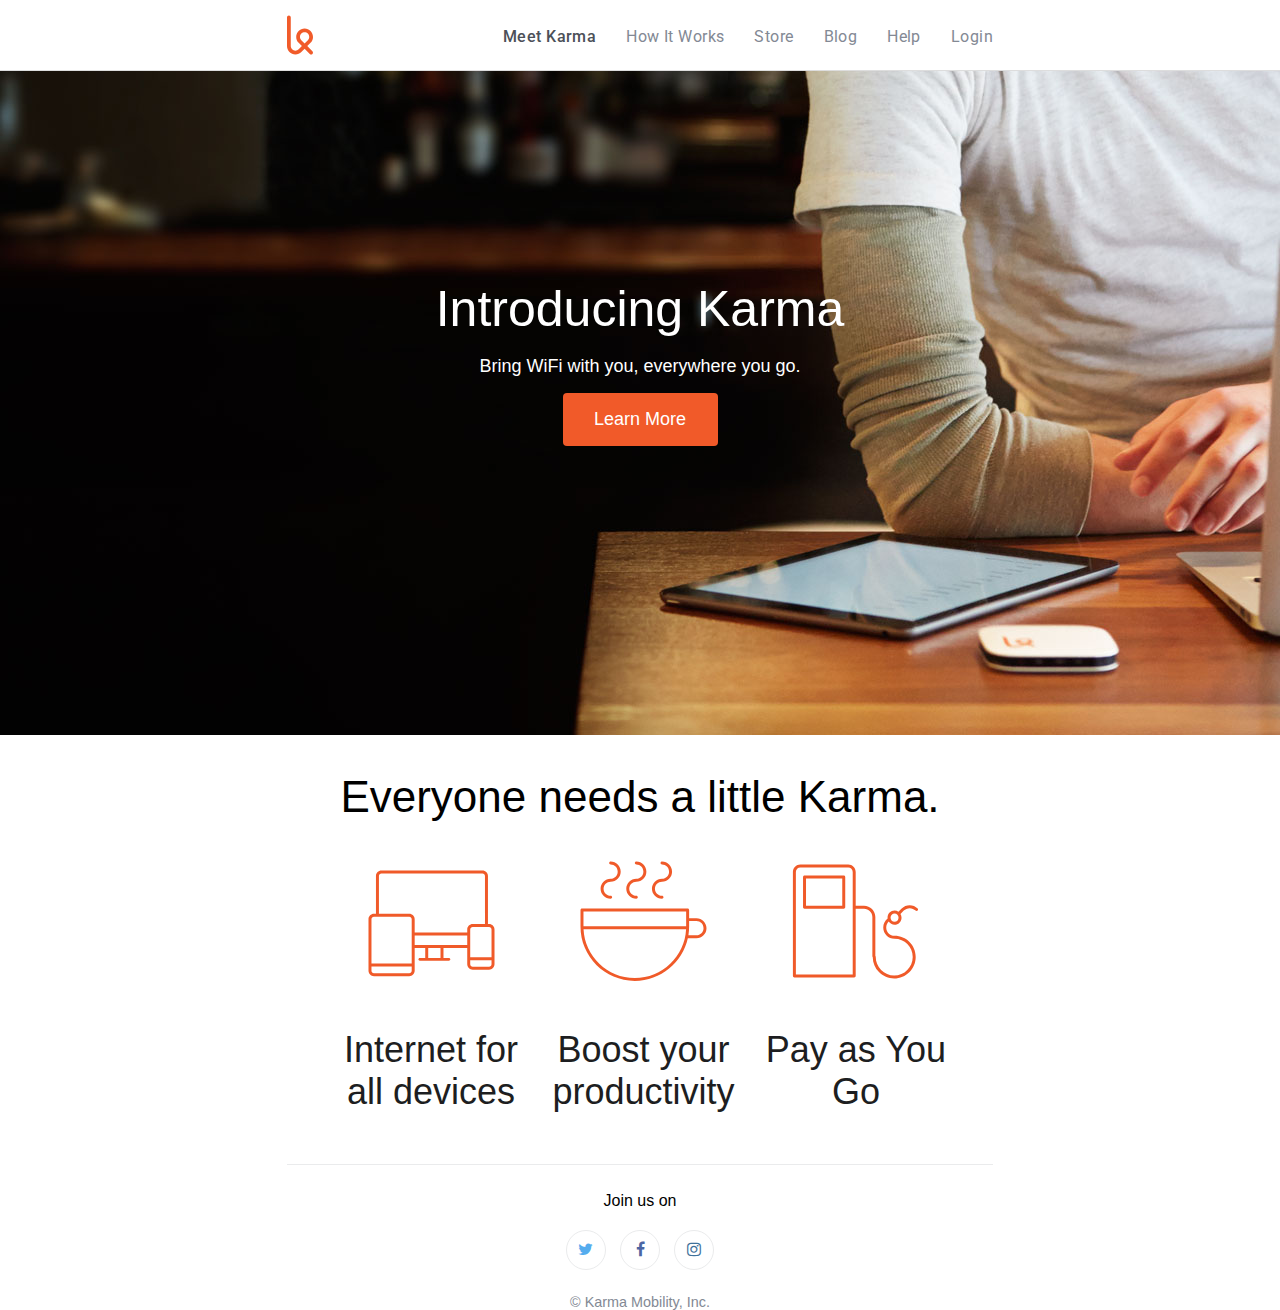
<file: index.html>
<!DOCTYPE html>
<html lang="en">
<head>
	<meta charset="UTF-8">
	<title>Startup Landing Page Clone</title>
	<link rel="stylesheet" href="css/normalize.css">
	<link rel="images" href="images/karma-logo.svg">
	<link rel="stylesheet" href="css/style.css">
	<link href='https://fonts.googleapis.com/css?family=Roboto' rel='stylesheet' type='text/css'>
    <link rel="stylesheet" href="https://maxcdn.bootstrapcdn.com/font-awesome/4.6.2/css/font-awesome.min.css">
    <link rel="shortcut icon" type="image/x-icon"  href="favicon.ico">
</head>
<body>
    <nav class="top-navigation">
        <div class="content"> 
        <ul class="links">
            <li class="active">Meet Karma</li>
            <li>How It Works</li>
            <li>Store</li>
            <li>Blog</li>
            <li>Help</li>
            <li>Login</li> 
        </ul>  
        <img class="logo" src="images/karma-logo.svg" alt="Karma" width="26"; height="70px">
        </div>  
    </nav> 
    
    <section class="introduction">
        <div class="content">
            <h1>Introducing Karma</h1>
            <h3>Bring WiFi with you, everywhere you go.</h3>
      <button>Learn More</button>
    </div>
    </section>

    <section class="cases">
        <div class="content">
         <h2>Everyone needs a little Karma.</h2>
          <ul class="devices">
            <li>
             <img width="127" height="127" src="images/icon-devices.svg" alt="Internet for all devices image">
             <div class="caption">
               <h3>Internet for all devices</h3>
             </div>
             </li>

             <li>
             <img width="127" height="127" src="images/icon-coffee.svg" alt="Boost your productivity image">
             <div class="caption">
                 <h3>Boost your productivity</h3>
             </div>  
             </li>

             <li>
              <img width="127" height="127" src="images/icon-refill.svg" alt="Pay as You Go image">
             <div class="caption">
                 <h3>Pay as You Go</h3>
             </div> 
             </li>
             </ul>
        </div>   
    </section> 

    <footer class="social">
        <div class="content">
           <hr>
           <h5>Join us on</h5>
            <ul class="icons"> 
                <li class="twitter">
                    <i class="fa fa-twitter"></i>
                </li>
                <li class="facebook">
                    <i class="fa fa-facebook"></i>
                </li>
                <li class="instagram">
                    <i class="fa fa-instagram"></i>
                </li>
        <footer class="copy">
        <h5>&copy Karma Mobility, Inc.</h5>         
            </ul>
        </div>
    </footer>                                     
</body>
</html>
</file>
<file: css/style.css>
html {
	box-sizing: border-box;
}
*, *:before, *:after {
	box-sizing: inherit;
}

html {
	-webkit-font-smoothing: antialiased;
}

/* Navigation Section */
nav.top-navigation {
	background-color: #fff;
	position: fixed;
	width: 100%;
	border-bottom: 1px solid #DDD;
	z-index: 9999;
	display: block;
}

.top-navigation > .content {
	height: 4.375rem;
}

@media (min-width: 48rem) {
.content {
	width: 46rem;
}
}

.content {
	padding: 0 0.938rem;
	margin: 0 auto;
	min-width: 37.5rem;
}
.top-navigation .links li {
	display: inline-block;
	margin-left: 1.563rem;
	font-family: 'Roboto', sans-serif;
	font-size: 16px;
	color: #838994;
	letter-spacing: 0.03em;
}
.top-navigation .links > .active {
	color:#4c5058;
	font-weight:500;
}
.top-navigation .links {
	float:right;
	color:#838994;
	font-size:1.04rem;
	margin-top:1.7rem;
}
.top-navigation .links li:hover {
	cursor: pointer;
	color: #333333;
}

.introduction {
	background-image: url('../images/first-background.jpg');
	background-position: center bottom;
	background-repeat: no-repeat;
	background-size: cover;
	height: 45.938rem;
	overflow: auto;
}
button {
	width: 9.688rem;
	background-color: #f15a29;
	border-color: #f15a29;
	      border-top-color: rgb(241, 90, 41);
          border-right-color: rgb(241, 90, 41);
          border-bottom-color: rgb(241, 90, 41);
          border-left-color: rgb(241, 90, 41);
	color: #FFFFFF;
	text-shadow: none;
	border-style: none;
	      border-top-style: none;
          border-right-style: none;
          border-bottom-style: none;
          border-left-style: none;
	border-radius: 4px;
	padding: 1rem 1.5rem;
	      padding-top: 1rem;
          padding-right: 1.5rem;
          padding-bottom: 1rem;
          padding-left: 1.5rem;
    font-size: 1.125rem;
    align-items: flex-start;
    text-align: center;
    cursor: default;
    box-sizing: border-box;
    display: block;
    margin: 0 auto;
}
.introduction h1 {
	margin-top: 17.5rem;
	margin-bottom: 1rem;
	font-size: 3.125rem;
	color: white;
	text-align: center;
	font-weight: 300;
}
.introduction h3 {
	margin-bottom: 1rem;
	font-size: 1.125rem;
	color: white;
	text-align: center;
	font-weight: 300;
}

.cases .content li {
    display: inline-block;
    text-align: center;
    width: 13rem;
    color: #1d1e21;
}

.cases h2 {
	text-align: center;
	font-size: 2.75rem;
    font-weight: 300;
}

.cases .devices h3 {
	font-weight: 400;
	text-align: center;
	font-size: 2.25rem;
	margin: 2.5rem 0px 1.875rem;
    margin-top: 2.5rem;
    margin-right: 0px;
    margin-bottom: 1.875rem;
    margin-left: 0px;
}

.caption {
	font-size: 1.125rem;
}

.social hr {
	border: 0;
	border-top: 1px solid #eaebec;
	margin: 1.313rem 0;
}
.social {
	text-align: center;
}
.icons li {
	display: inline-block;
	width: 2rem;
}
.icons {
	width: 100%;
    margin: auto;
    padding: 0;
    text-align: center;
}
.twitter {
	color: #55acee;
}
.social h5 {
	font-size: 1rem;
	font-weight: 400;
	margin-bottom: 0rem;
}
.facebook {
	color: #4c66a4;
}
.instagram {
	color: #3f729b;
}
.social .icons > li {
	border-radius: 1.25rem;
    width: 2.5rem;
    height: 2.5rem;
    display: inline-block;
    margin: 1.25rem 5px;
    border: 1px solid #eaebec;
    padding: 0.625rem 0;
    text-align: center;
    margin-bottom: 0rem;
}
.copy h5 {
	font-size: 0.9rem;
	font-weight: 200;
	color: #838994;
}
</file>
